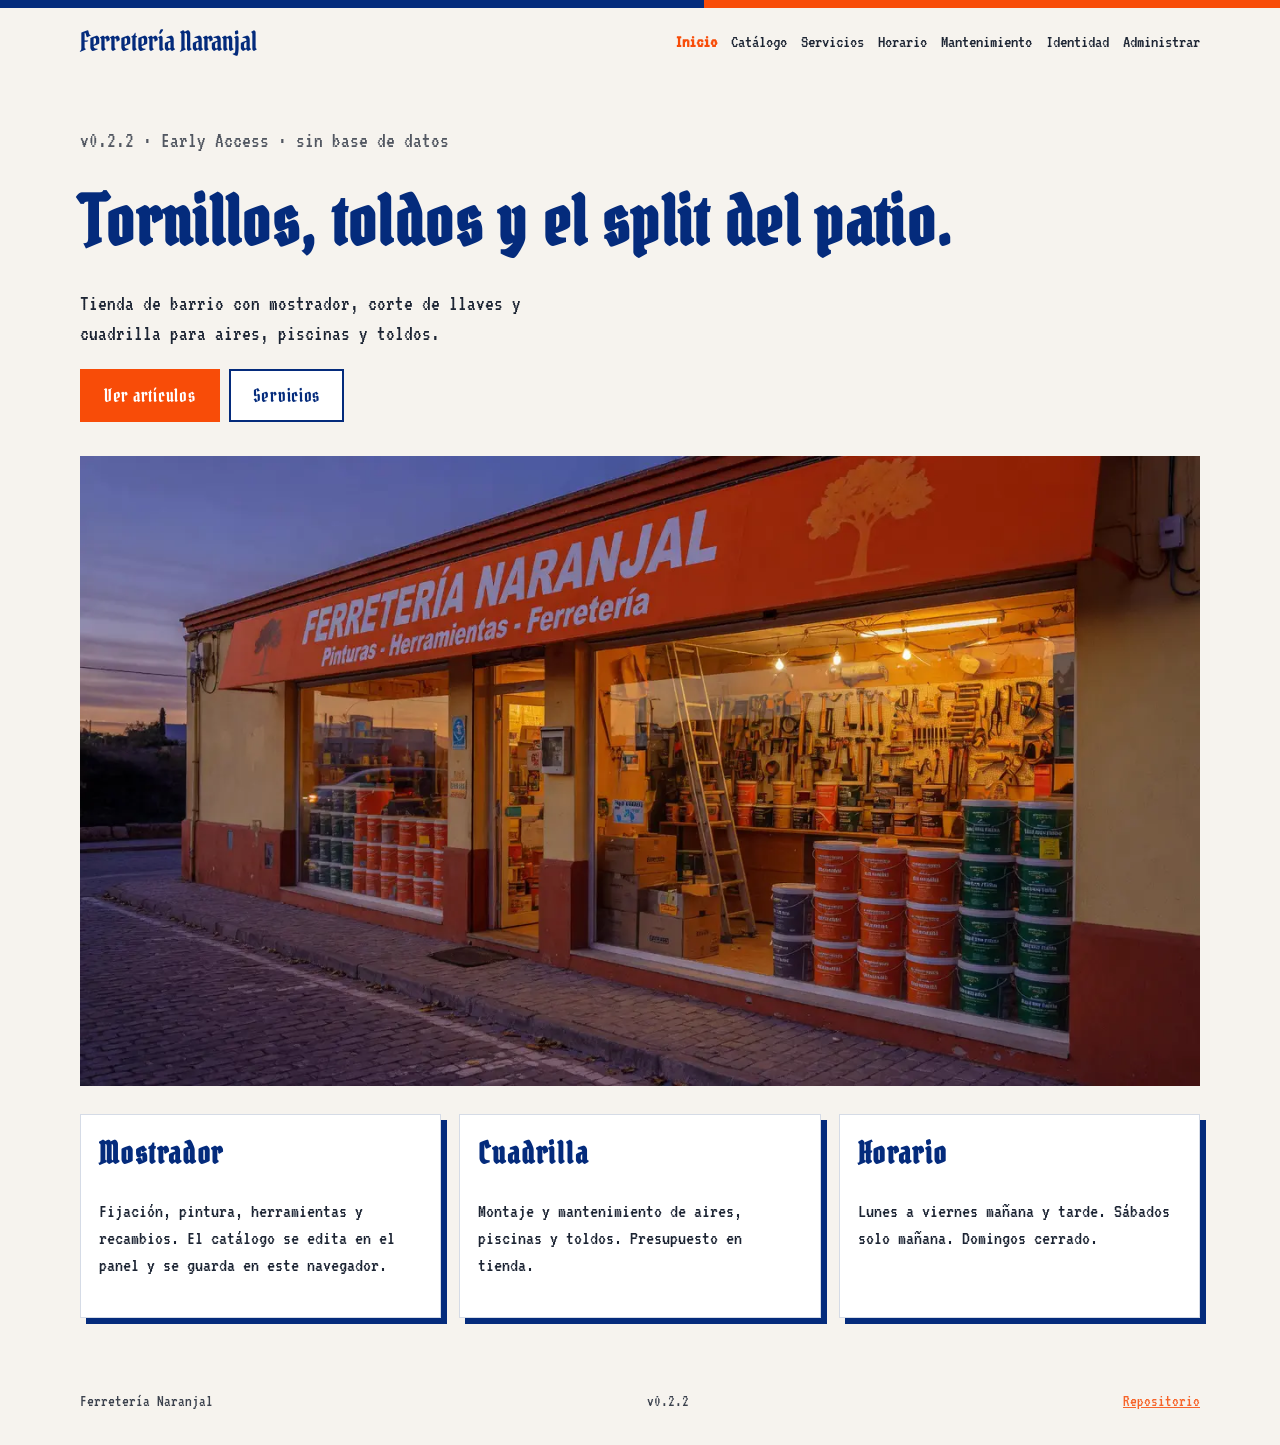
<file: index.html>
<!doctype html>
<html lang="es">
<head>
  <meta charset="utf-8" />
  <meta name="viewport" content="width=device-width, initial-scale=1" />
  <title>Ferretería Naranjal</title>
  <meta name="description" content="Ferretería, catálogo, aires acondicionados, piscinas y toldos en Naranjal." />
  <meta name="application-version" content="0.2.2" />
  <link rel="stylesheet" href="css/base.css" />
  <link rel="stylesheet" href="css/tema.css" />
</head>
<body>
  <div class="brand-bar" aria-hidden="true"></div>
  <a class="skip" href="#contenido">Saltar al contenido</a>
  <header class="wrap site-header">
    <a class="brand" href="index.html">Ferretería Naranjal</a>
    <button type="button" data-nav-toggle aria-expanded="false">Menú</button>
    <nav class="nav" aria-label="Principal">
      <a href="index.html" aria-current="page">Inicio</a>
      <a href="catalogo.html">Catálogo</a>
      <a href="servicios.html">Servicios</a>
      <a href="horario.html">Horario</a>
      <a href="mantenimiento.html">Mantenimiento</a>
      <a href="estilos.html">Identidad</a>
      <a href="admin/">Administrar</a>
    </nav>
  </header>
  <main id="contenido" class="wrap">
    <section class="hero">
      <p class="muted">v0.2.2 · Early Access · sin base de datos</p>
      <h1>Tornillos, toldos y el split del patio.</h1>
      <p>Tienda de barrio con mostrador, corte de llaves y cuadrilla para aires, piscinas y toldos.</p>
      <p>
        <a class="btn" href="catalogo.html">Ver artículos</a>
        <a class="btn btn--ghost" href="servicios.html">Servicios</a>
      </p>
    </section>
    <img src="assets/portada.webp" alt="Fachada de Ferretería Naranjal al anochecer" width="1280" height="720" />
    <section class="grid cards" style="margin-top:28px">
      <article class="card">
        <h2>Mostrador</h2>
        <p>Fijación, pintura, herramientas y recambios. El catálogo se edita en el panel y se guarda en este navegador.</p>
      </article>
      <article class="card">
        <h2>Cuadrilla</h2>
        <p>Montaje y mantenimiento de aires, piscinas y toldos. Presupuesto en tienda.</p>
      </article>
      <article class="card">
        <h2>Horario</h2>
        <p>Lunes a viernes mañana y tarde. Sábados solo mañana. Domingos cerrado.</p>
      </article>
    </section>
  </main>
  <footer class="wrap site-footer">
    <span>Ferretería Naranjal</span>
    <span data-version>v0.2.2</span>
    <a href="https://github.com/javidei/Ferreteria">Repositorio</a>
  </footer>
  <script type="module" src="js/app.js"></script>
</body>
</html>
</file>
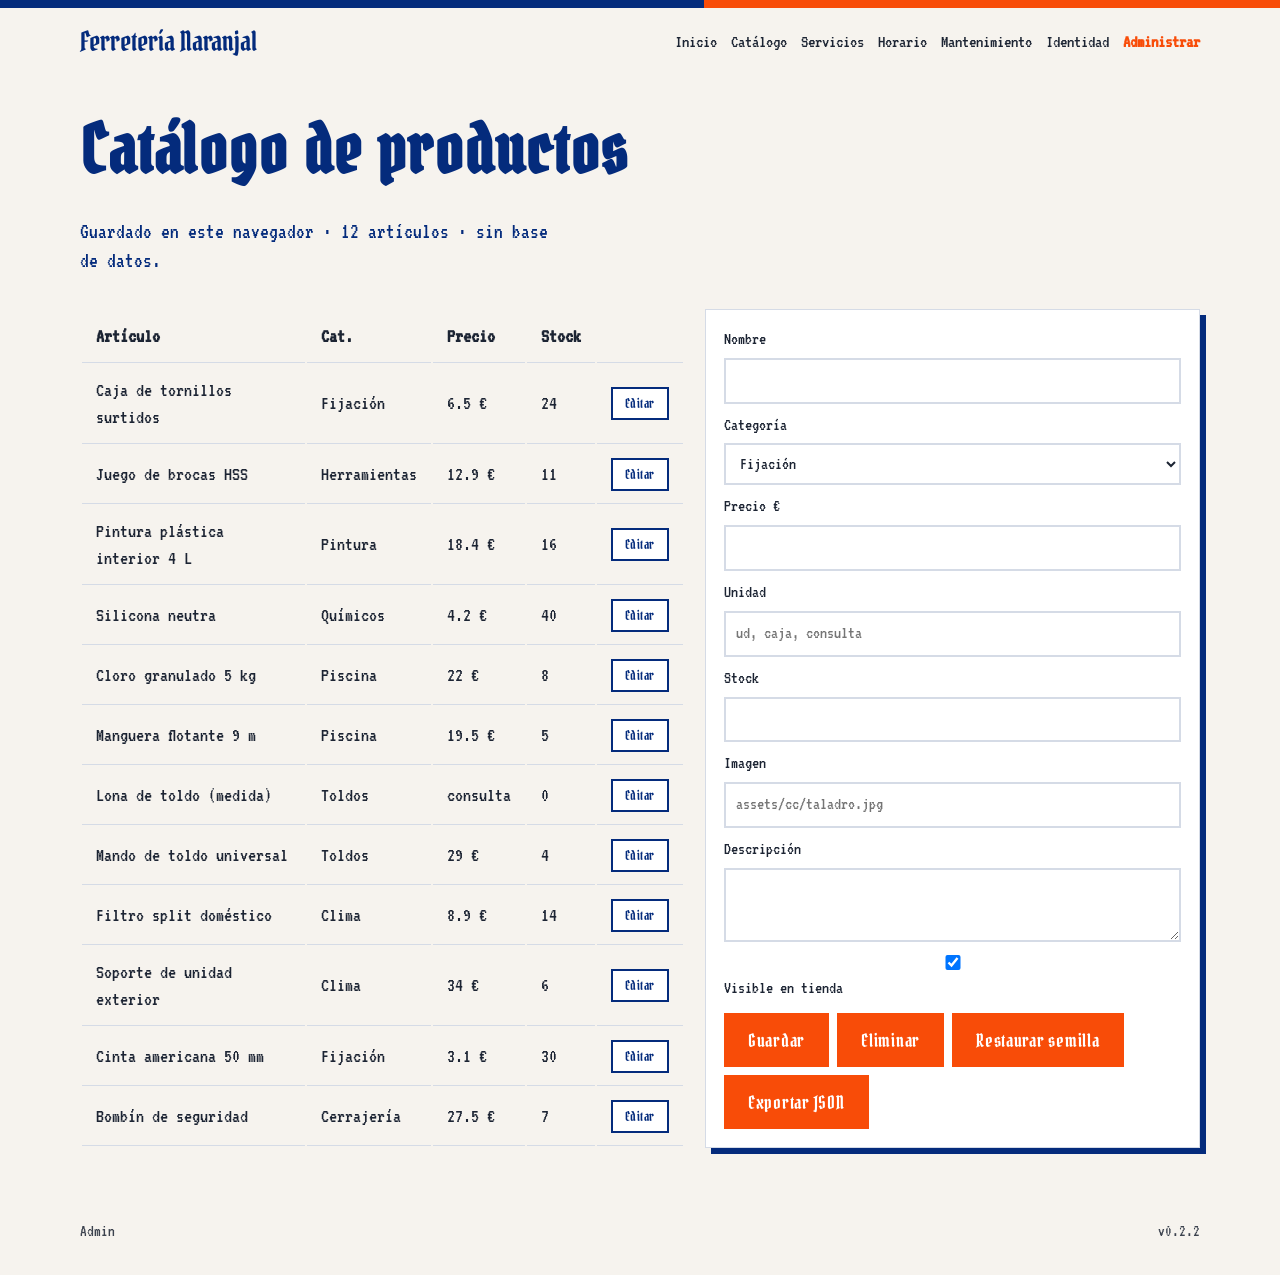
<file: admin/index.html>
<!doctype html>
<html lang="es">
<head>
  <meta charset="utf-8" />
  <meta name="viewport" content="width=device-width, initial-scale=1" />
  <title>Administrar catálogo · Ferretería Naranjal</title>
  <link rel="stylesheet" href="../css/base.css" />
  <link rel="stylesheet" href="../css/tema.css" />
</head>
<body>
  <div class="brand-bar" aria-hidden="true"></div>
  <header class="wrap site-header">
    <a class="brand" href="../index.html">Ferretería Naranjal</a>
    <button type="button" data-nav-toggle aria-expanded="false">Menú</button>
    <nav class="nav">
      <a href="../index.html">Inicio</a>
      <a href="../catalogo.html">Catálogo</a>
      <a href="../servicios.html">Servicios</a>
      <a href="../horario.html">Horario</a>
      <a href="../mantenimiento.html">Mantenimiento</a>
      <a href="../estilos.html">Identidad</a>
      <a href="./" aria-current="page">Administrar</a>
    </nav>
  </header>
  <main class="wrap">
    <section class="hero">
      <h1>Catálogo de productos</h1>
      <p class="status" data-status>Cargando…</p>
    </section>
    <div class="admin-grid">
      <div style="overflow:auto">
        <table data-table></table>
      </div>
      <form data-form>
        <input type="hidden" name="id" />
        <label>Nombre <input name="nombre" required /></label>
        <label>Categoría
          <select name="categoria">
            <option>Fijación</option>
            <option>Herramientas</option>
            <option>Pintura</option>
            <option>Químicos</option>
            <option>Piscina</option>
            <option>Toldos</option>
            <option>Clima</option>
            <option>Cerrajería</option>
          </select>
        </label>
        <label>Precio € <input name="precio" type="number" step="0.01" min="0" /></label>
        <label>Unidad <input name="unidad" placeholder="ud, caja, consulta" /></label>
        <label>Stock <input name="stock" type="number" min="0" /></label>
        <label>Imagen <input name="imagen" placeholder="assets/cc/taladro.jpg" /></label>
        <label>Descripción <textarea name="descripcion"></textarea></label>
        <label><input name="visible" type="checkbox" checked /> Visible en tienda</label>
        <div class="actions">
          <button class="btn" type="submit">Guardar</button>
          <button class="btn btn--danger" type="button" data-delete>Eliminar</button>
          <button class="btn btn--ghost" type="button" data-reset>Restaurar semilla</button>
          <button class="btn btn--ghost" type="button" data-export>Exportar JSON</button>
        </div>
      </form>
    </div>
  </main>
  <footer class="wrap site-footer">
    <span>Admin</span>
    <span data-version>v0.2.2</span>
  </footer>
  <script type="module" src="../js/admin.js"></script>
</body>
</html>
</file>
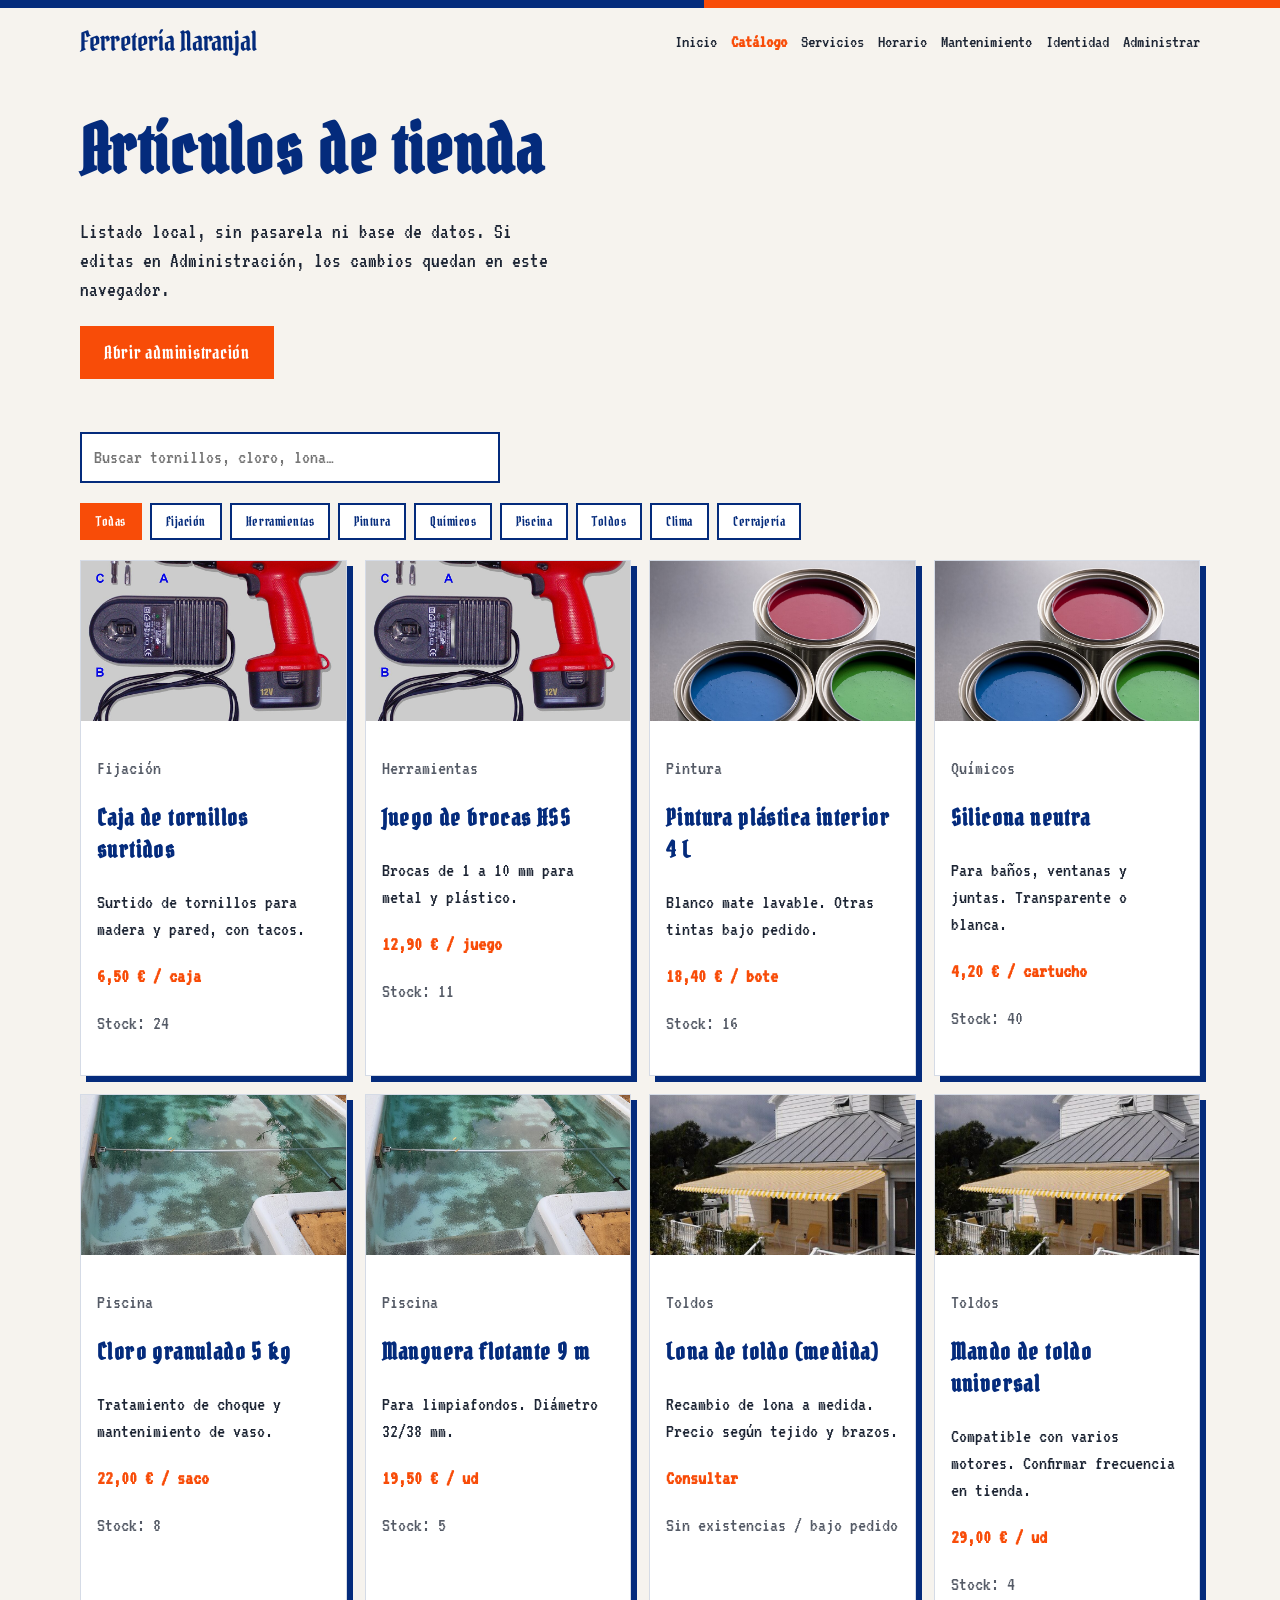
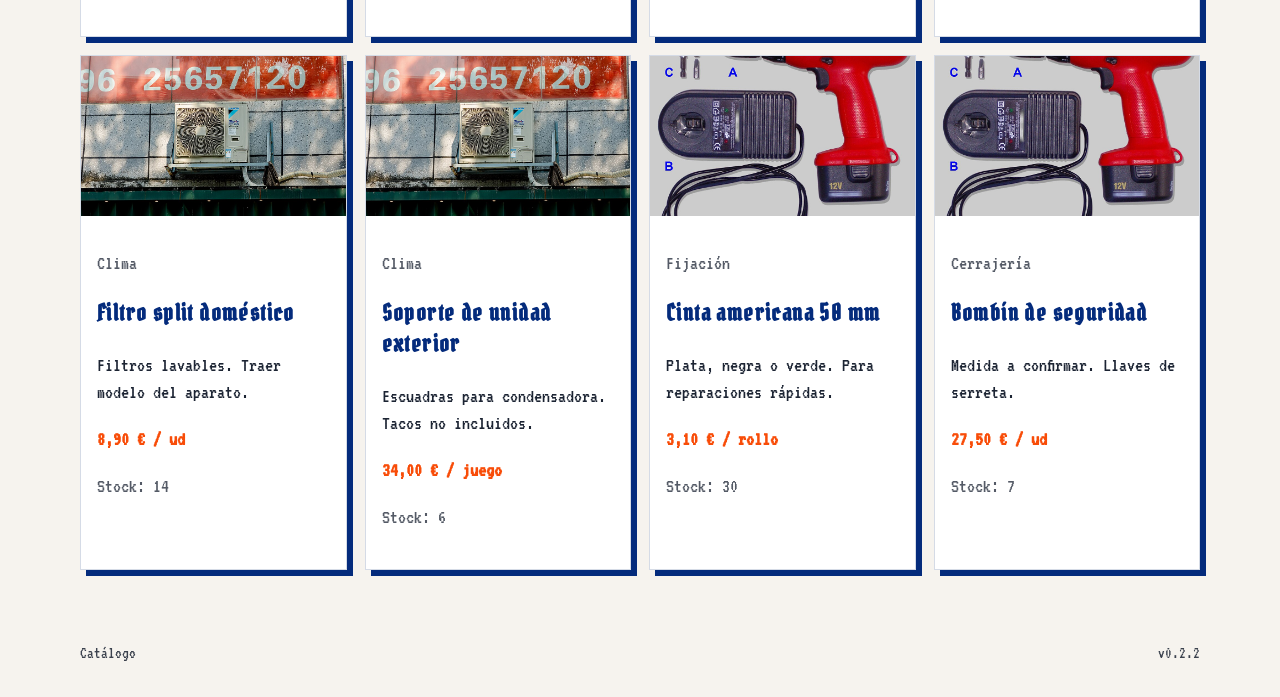
<file: catalogo.html>
<!doctype html>
<html lang="es">
<head>
  <meta charset="utf-8" />
  <meta name="viewport" content="width=device-width, initial-scale=1" />
  <title>Catálogo · Ferretería Naranjal</title>
  <link rel="stylesheet" href="css/base.css" />
  <link rel="stylesheet" href="css/tema.css" />
</head>
<body>
  <div class="brand-bar" aria-hidden="true"></div>
  <header class="wrap site-header">
    <a class="brand" href="index.html">Ferretería Naranjal</a>
    <button type="button" data-nav-toggle aria-expanded="false">Menú</button>
    <nav class="nav">
      <a href="index.html">Inicio</a>
      <a href="catalogo.html" aria-current="page">Catálogo</a>
      <a href="servicios.html">Servicios</a>
      <a href="horario.html">Horario</a>
      <a href="mantenimiento.html">Mantenimiento</a>
      <a href="estilos.html">Identidad</a>
      <a href="admin/">Administrar</a>
    </nav>
  </header>
  <main class="wrap">
    <section class="hero">
      <h1>Artículos de tienda</h1>
      <p>Listado local, sin pasarela ni base de datos. Si editas en Administración, los cambios quedan en este navegador.</p>
      <p><a class="btn" href="admin/">Abrir administración</a></p>
    </section>
    <p><input class="search" data-search type="search" placeholder="Buscar tornillos, cloro, lona…" /></p>
    <div class="filters" data-filters></div>
    <section class="grid cards" data-catalog></section>
  </main>
  <footer class="wrap site-footer">
    <span>Catálogo</span>
    <span data-version>v0.2.2</span>
  </footer>
  <script type="module" src="js/catalogo.js"></script>
</body>
</html>
</file>
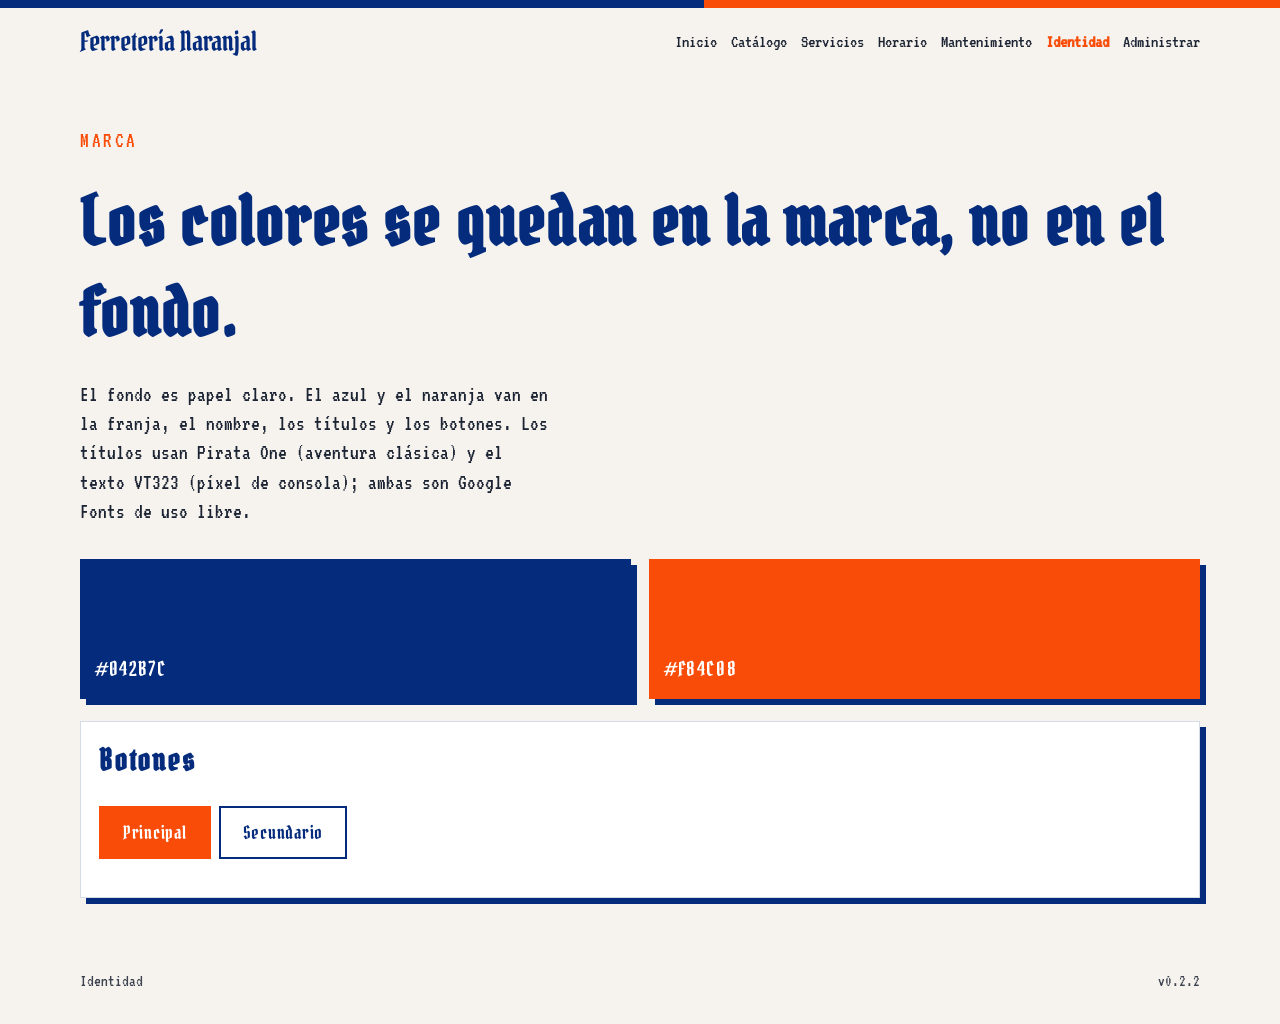
<file: estilos.html>
<!doctype html>
<html lang="es">
<head>
  <meta charset="utf-8" />
  <meta name="viewport" content="width=device-width, initial-scale=1" />
  <title>Identidad · Ferretería Naranjal</title>
  <link rel="stylesheet" href="css/base.css" />
  <link rel="stylesheet" href="css/tema.css" />
</head>
<body>
  <div class="brand-bar" aria-hidden="true"></div>
  <header class="wrap site-header">
    <a class="brand" href="index.html">Ferretería Naranjal</a>
    <button type="button" data-nav-toggle aria-expanded="false">Menú</button>
    <nav class="nav">
      <a href="index.html">Inicio</a>
      <a href="catalogo.html">Catálogo</a>
      <a href="servicios.html">Servicios</a>
      <a href="horario.html">Horario</a>
      <a href="mantenimiento.html">Mantenimiento</a>
      <a href="estilos.html" aria-current="page">Identidad</a>
      <a href="admin/">Administrar</a>
    </nav>
  </header>
  <main class="wrap">
    <section class="hero">
      <p class="kicker">Marca</p>
      <h1>Los colores se quedan en la marca, no en el fondo.</h1>
      <p>El fondo es papel claro. El azul y el naranja van en la franja, el nombre, los títulos y los botones. Los títulos usan Pirata One (aventura clásica) y el texto VT323 (píxel de consola); ambas son Google Fonts de uso libre.</p>
    </section>
    <section class="grid cards">
      <div class="swatch swatch--blue">#042b7c</div>
      <div class="swatch swatch--orange">#f84c08</div>
    </section>
    <section class="card" style="margin-top:22px">
      <h2>Botones</h2>
      <p>
        <a class="btn" href="catalogo.html">Principal</a>
        <a class="btn btn--ghost" href="servicios.html">Secundario</a>
      </p>
    </section>
  </main>
  <footer class="wrap site-footer">
    <span>Identidad</span>
    <span data-version>v0.2.2</span>
  </footer>
  <script type="module" src="js/app.js"></script>
</body>
</html>
</file>
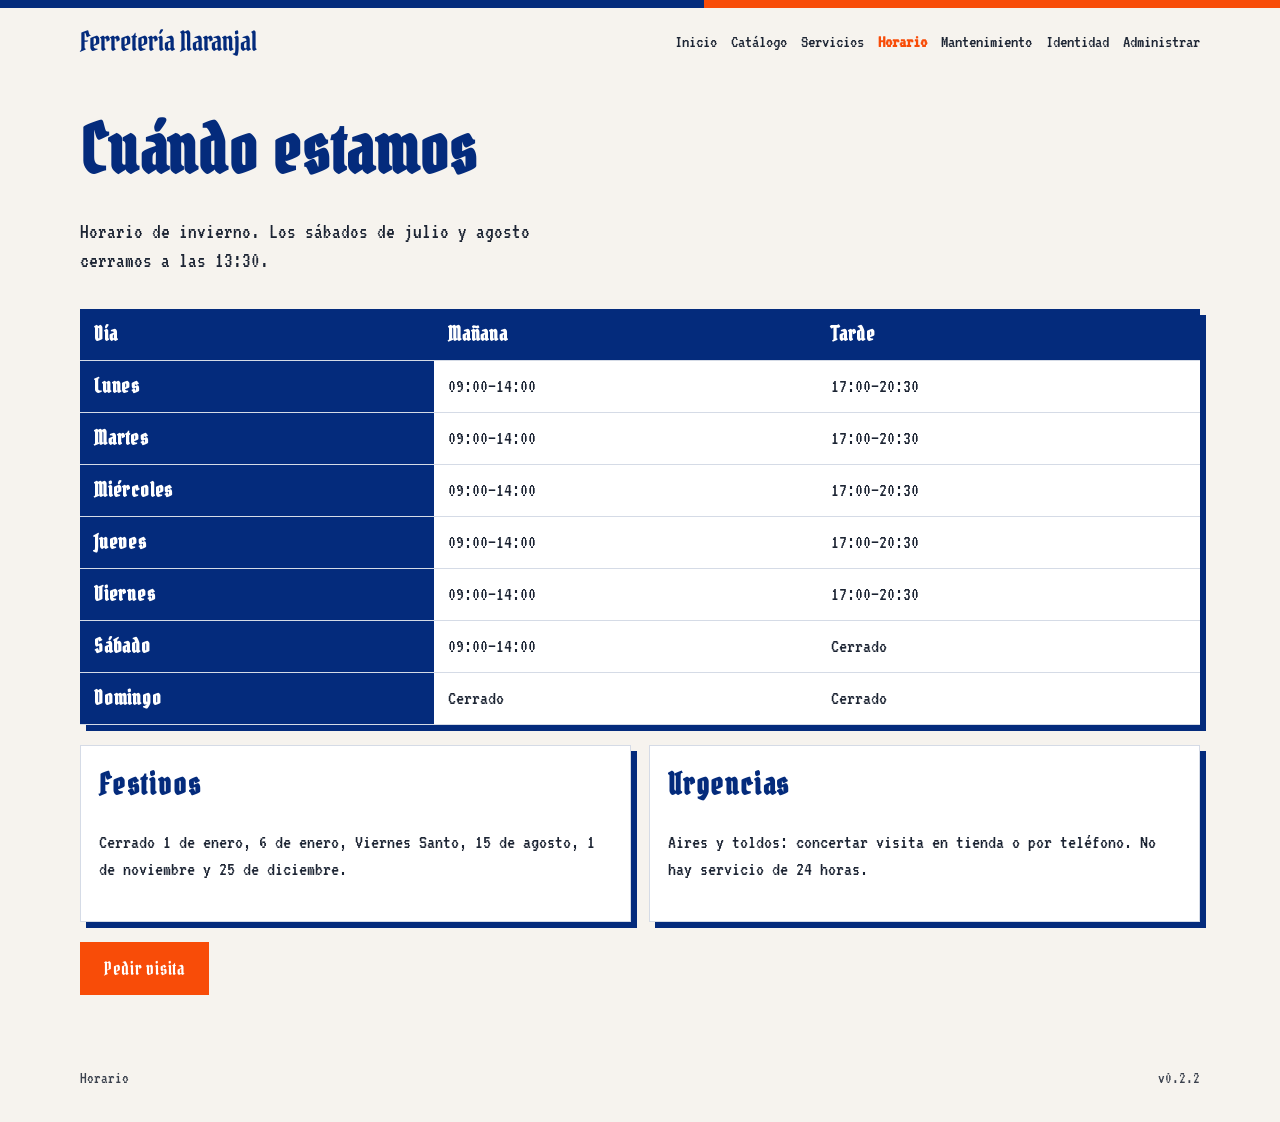
<file: horario.html>
<!doctype html>
<html lang="es">
<head>
  <meta charset="utf-8" />
  <meta name="viewport" content="width=device-width, initial-scale=1" />
  <title>Horario · Ferretería Naranjal</title>
  <link rel="stylesheet" href="css/base.css" />
  <link rel="stylesheet" href="css/tema.css" />
</head>
<body>
  <div class="brand-bar" aria-hidden="true"></div>
  <header class="wrap site-header">
    <a class="brand" href="index.html">Ferretería Naranjal</a>
    <button type="button" data-nav-toggle aria-expanded="false">Menú</button>
    <nav class="nav">
      <a href="index.html">Inicio</a>
      <a href="catalogo.html">Catálogo</a>
      <a href="servicios.html">Servicios</a>
      <a href="horario.html" aria-current="page">Horario</a>
      <a href="mantenimiento.html">Mantenimiento</a>
      <a href="estilos.html">Identidad</a>
      <a href="admin/">Administrar</a>
    </nav>
  </header>
  <main class="wrap">
    <section class="hero">
      <h1>Cuándo estamos</h1>
      <p data-hours-note>Horario de invierno.</p>
    </section>
    <table class="table">
      <thead><tr><th>Día</th><th>Mañana</th><th>Tarde</th></tr></thead>
      <tbody data-hours></tbody>
    </table>
    <div class="grid cards" style="margin-top:20px">
      <article class="note"><h2>Festivos</h2><p data-festivos></p></article>
      <article class="note"><h2>Urgencias</h2><p data-urgencias></p></article>
    </div>
    <p><a class="btn" href="servicios.html">Pedir visita</a></p>
  </main>
  <footer class="wrap site-footer">
    <span>Horario</span>
    <span data-version>v0.2.2</span>
  </footer>
  <script type="module" src="js/app.js"></script>
  <script src="js/horario.js"></script>
</body>
</html>
</file>
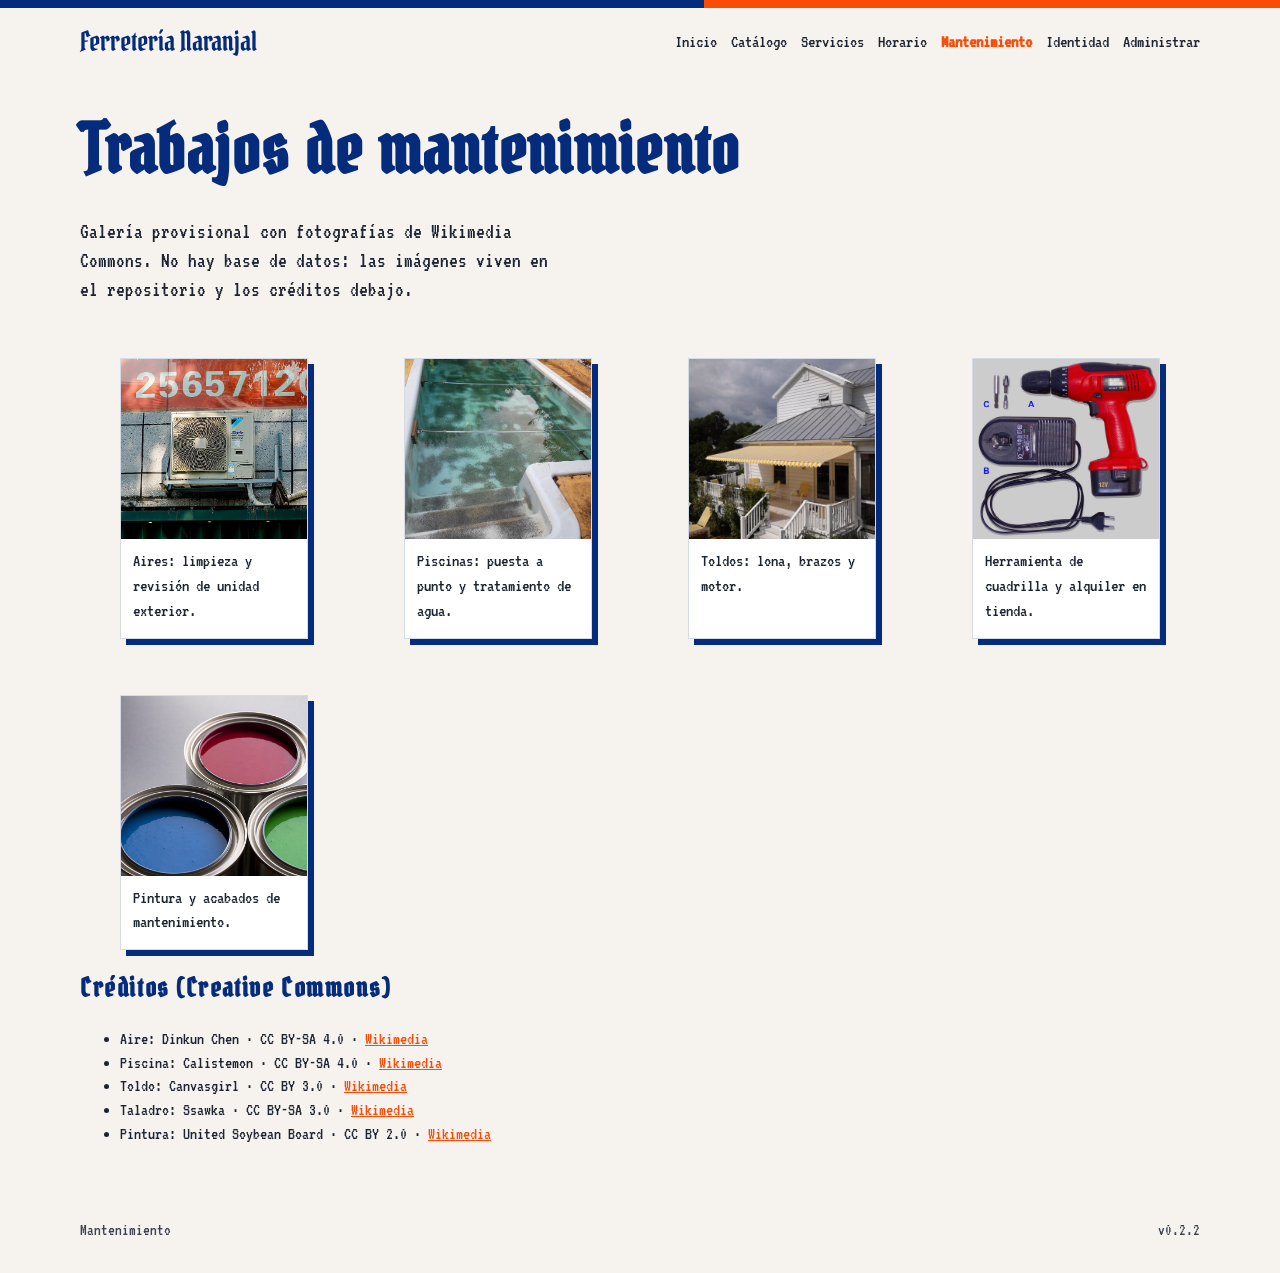
<file: mantenimiento.html>
<!doctype html>
<html lang="es">
<head>
  <meta charset="utf-8" />
  <meta name="viewport" content="width=device-width, initial-scale=1" />
  <title>Mantenimiento · Ferretería Naranjal</title>
  <link rel="stylesheet" href="css/base.css" />
  <link rel="stylesheet" href="css/tema.css" />
</head>
<body>
  <div class="brand-bar" aria-hidden="true"></div>
  <header class="wrap site-header">
    <a class="brand" href="index.html">Ferretería Naranjal</a>
    <button type="button" data-nav-toggle aria-expanded="false">Menú</button>
    <nav class="nav">
      <a href="index.html">Inicio</a>
      <a href="catalogo.html">Catálogo</a>
      <a href="servicios.html">Servicios</a>
      <a href="horario.html">Horario</a>
      <a href="mantenimiento.html" aria-current="page">Mantenimiento</a>
      <a href="estilos.html">Identidad</a>
      <a href="admin/">Administrar</a>
    </nav>
  </header>
  <main class="wrap">
    <section class="hero">
      <h1>Trabajos de mantenimiento</h1>
      <p>Galería provisional con fotografías de Wikimedia Commons. No hay base de datos: las imágenes viven en el repositorio y los créditos debajo.</p>
    </section>
    <section class="gallery">
      <figure class="shot">
        <img src="assets/cc/aire.jpg" alt="Unidad exterior de aire acondicionado" />
        <figcaption>Aires: limpieza y revisión de unidad exterior.</figcaption>
      </figure>
      <figure class="shot">
        <img src="assets/cc/piscina.jpg" alt="Mantenimiento de piscina" />
        <figcaption>Piscinas: puesta a punto y tratamiento de agua.</figcaption>
      </figure>
      <figure class="shot">
        <img src="assets/cc/toldo.jpg" alt="Toldo retráctil" />
        <figcaption>Toldos: lona, brazos y motor.</figcaption>
      </figure>
      <figure class="shot">
        <img src="assets/cc/taladro.jpg" alt="Taladro inalámbrico" />
        <figcaption>Herramienta de cuadrilla y alquiler en tienda.</figcaption>
      </figure>
      <figure class="shot">
        <img src="assets/cc/pintura.jpg" alt="Botes de pintura abiertos" />
        <figcaption>Pintura y acabados de mantenimiento.</figcaption>
      </figure>
    </section>
    <section class="credits">
      <h2>Créditos (Creative Commons)</h2>
      <ul>
        <li>Aire: Dinkun Chen · CC BY-SA 4.0 · <a href="https://commons.wikimedia.org/wiki/File:DAIKIN_AIR_CONDITIONER_OUTDOOR_UNIT_(23).jpg">Wikimedia</a></li>
        <li>Piscina: Calistemon · CC BY-SA 4.0 · <a href="https://commons.wikimedia.org/wiki/File:Swimming_pool_maintenance_in_Perth,_Western_Australia,_May_2021_01.jpg">Wikimedia</a></li>
        <li>Toldo: Canvasgirl · CC BY 3.0 · <a href="https://commons.wikimedia.org/wiki/File:Retractable_awnings.jpg">Wikimedia</a></li>
        <li>Taladro: Ssawka · CC BY-SA 3.0 · <a href="https://commons.wikimedia.org/wiki/File:Cordless_drill.jpg">Wikimedia</a></li>
        <li>Pintura: United Soybean Board · CC BY 2.0 · <a href="https://commons.wikimedia.org/wiki/File:Open_Soy_Paint_Cans_(10481725136).jpg">Wikimedia</a></li>
      </ul>
    </section>
  </main>
  <footer class="wrap site-footer">
    <span>Mantenimiento</span>
    <span data-version>v0.2.2</span>
  </footer>
  <script type="module" src="js/app.js"></script>
</body>
</html>
</file>
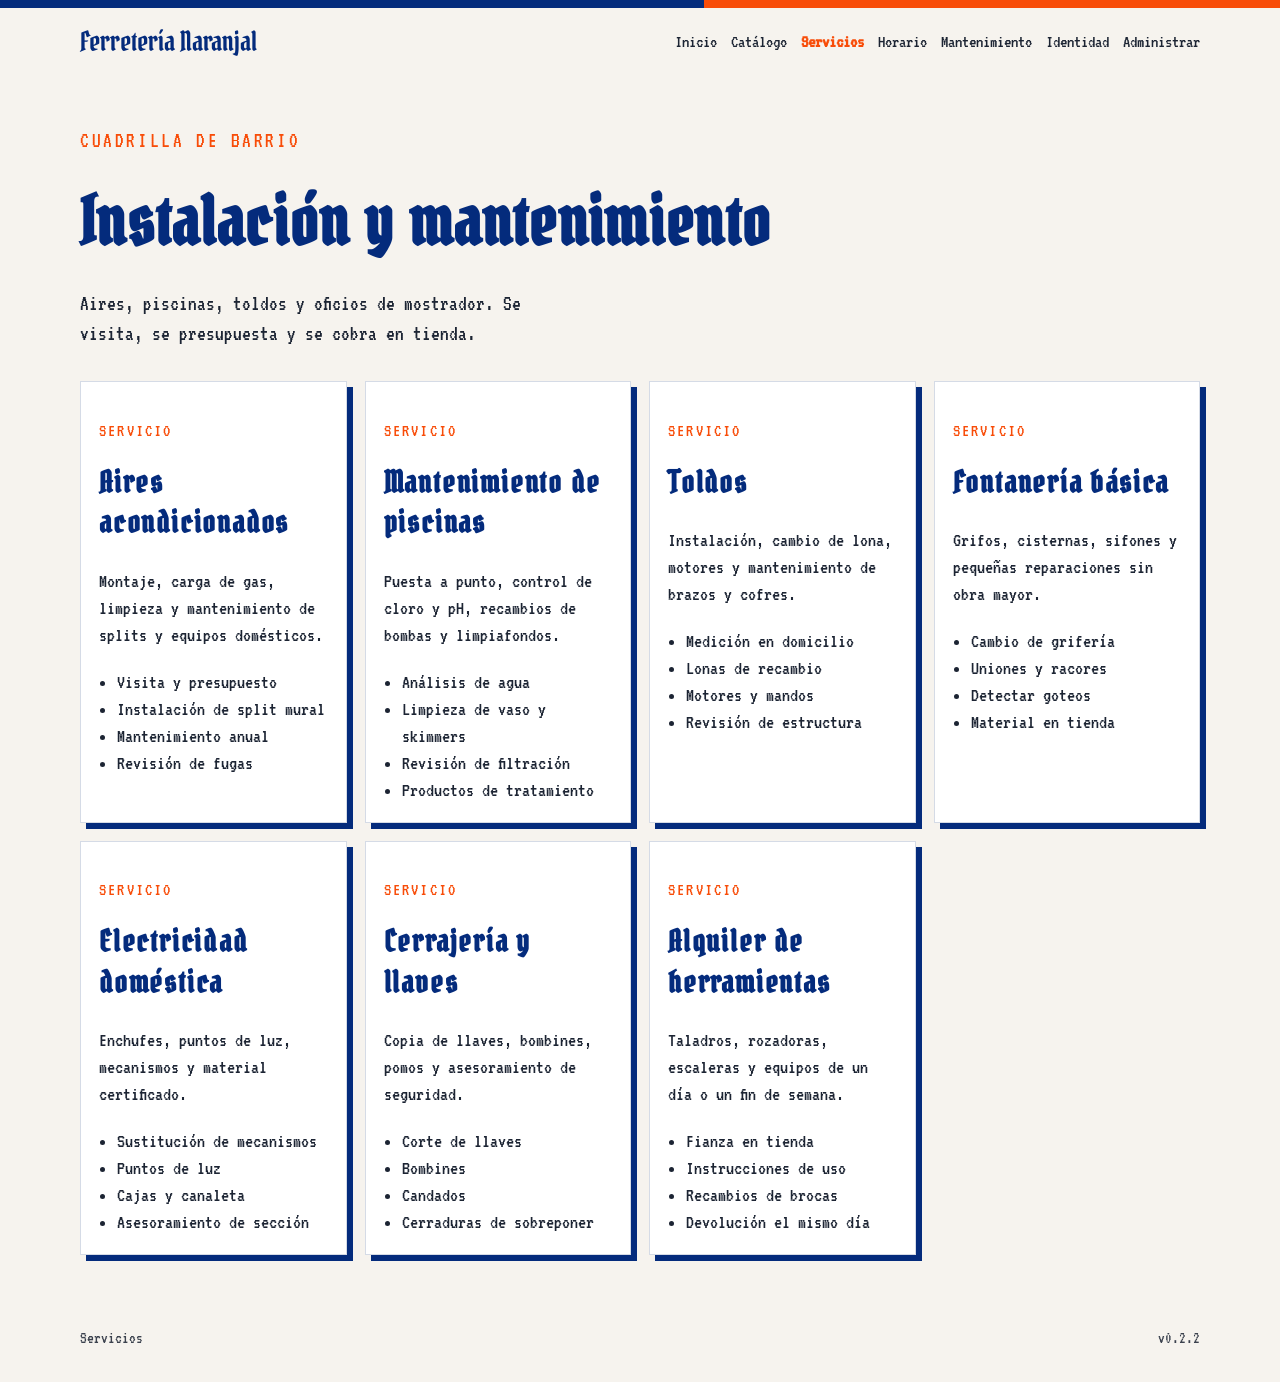
<file: servicios.html>
<!doctype html>
<html lang="es">
<head>
  <meta charset="utf-8" />
  <meta name="viewport" content="width=device-width, initial-scale=1" />
  <title>Servicios · Ferretería Naranjal</title>
  <link rel="stylesheet" href="css/base.css" />
  <link rel="stylesheet" href="css/tema.css" />
</head>
<body>
  <div class="brand-bar" aria-hidden="true"></div>
  <header class="wrap site-header">
    <a class="brand" href="index.html">Ferretería Naranjal</a>
    <button type="button" data-nav-toggle aria-expanded="false">Menú</button>
    <nav class="nav">
      <a href="index.html">Inicio</a>
      <a href="catalogo.html">Catálogo</a>
      <a href="servicios.html" aria-current="page">Servicios</a>
      <a href="horario.html">Horario</a>
      <a href="mantenimiento.html">Mantenimiento</a>
      <a href="estilos.html">Identidad</a>
      <a href="admin/">Administrar</a>
    </nav>
  </header>
  <main class="wrap">
    <section class="hero">
      <p class="kicker">Cuadrilla de barrio</p>
      <h1>Instalación y mantenimiento</h1>
      <p>Aires, piscinas, toldos y oficios de mostrador. Se visita, se presupuesta y se cobra en tienda.</p>
    </section>
    <section class="grid cards" data-services></section>
  </main>
  <footer class="wrap site-footer">
    <span>Servicios</span>
    <span data-version>v0.2.2</span>
  </footer>
  <script type="module" src="js/app.js"></script>
  <script src="js/servicios.js"></script>
</body>
</html>
</file>
<file: css/base.css>
*, *::before, *::after { box-sizing: border-box; }
html { scroll-behavior: smooth; }
body { margin: 0; min-height: 100vh; color: var(--ink); background: var(--bg); font-family: var(--font); font-size: 1.25rem; line-height: 1.35; }
img { max-width: 100%; height: auto; display: block; }
a { color: var(--accent); }
.skip { position: absolute; left: -999px; top: 0; }
.skip:focus { left: 12px; top: 12px; z-index: 9; background: #fff; padding: 8px; }
.wrap { width: min(1120px, calc(100% - 32px)); margin: 0 auto; }
.site-header { display: flex; flex-wrap: wrap; align-items: center; justify-content: space-between; gap: 12px; padding: 16px 0; }
.brand { font-family: var(--display, var(--font)); font-size: 1.7rem; text-decoration: none; color: inherit; }
.nav { display: flex; flex-wrap: wrap; gap: 8px 14px; }
.nav a { text-decoration: none; color: inherit; font-size: 1.15rem; }
.nav a[aria-current="page"] { color: var(--accent); font-weight: 700; }
.site-footer { margin-top: 48px; padding: 24px 0 32px; font-size: 1.05rem; opacity: .85; display: flex; flex-wrap: wrap; gap: 12px 24px; justify-content: space-between; }
.grid { display: grid; gap: 18px; }
.cards { grid-template-columns: repeat(auto-fit, minmax(240px, 1fr)); }
.hero { padding: 28px 0 12px; }
.muted { opacity: .75; }
[data-nav-toggle] { display: none; }
@media (max-width: 700px) {
  .site-header { align-items: flex-start; }
  [data-nav-toggle] { display: inline-flex; }
  .nav { display: none; width: 100%; }
  .nav.is-open { display: flex; }
}
</file>
<file: css/tema.css>
@import url("https://fonts.googleapis.com/css2?family=Pirata+One&family=VT323&display=swap");

:root {
  --brand-blue: #042b7c;
  --brand-orange: #f84c08;
  --bg: #f6f3ee;
  --ink: #1c2433;
  --accent: #f84c08;
  --font: "VT323", "Courier New", monospace;
  --display: "Pirata One", "Palatino Linotype", serif;
  --card: #ffffff;
  --line: #d5dbe6;
  --shadow: #042b7c;
}

body { background: var(--bg); color: var(--ink); }

.brand-bar {
  height: 8px;
  background: linear-gradient(90deg, var(--brand-blue) 0 55%, var(--brand-orange) 55% 100%);
}

.brand { color: var(--brand-blue); }
.nav a[aria-current="page"] { color: var(--brand-orange); }

.hero h1 {
  font-family: var(--display);
  font-size: clamp(2.4rem, 6vw, 4.2rem);
  margin: 0 0 8px;
  letter-spacing: .02em;
  color: var(--brand-blue);
}

.hero p { max-width: 52ch; font-size: 1.35rem; line-height: 1.35; }

.kicker {
  color: var(--brand-orange);
  font-family: var(--font);
  letter-spacing: .12em;
  text-transform: uppercase;
  font-size: 1.15rem;
}

.btn,
button.btn {
  display: inline-block;
  padding: 12px 22px;
  border: 2px solid var(--brand-orange);
  background: var(--brand-orange);
  color: #fff;
  text-decoration: none;
  font-family: var(--display);
  letter-spacing: .04em;
  cursor: pointer;
  font-size: 1.15rem;
}

.btn--ghost {
  background: #fff;
  color: var(--brand-blue);
  border-color: var(--brand-blue);
}

.btn--danger {
  background: #fff;
  border-color: #9b2c2c;
  color: #9b2c2c;
}

.card,
.product,
.service,
.note,
.shot,
form[data-form] {
  background: var(--card);
  padding: 18px;
  border: 1px solid var(--line);
  box-shadow: 6px 6px 0 var(--shadow);
}

.card h2, .card h3,
.product h3, .service h2,
.note h2, .credits h2 {
  font-family: var(--display);
  margin-top: 0;
  letter-spacing: .06em;
  color: var(--brand-blue);
}

.product { padding: 0; overflow: hidden; }
.product img { width: 100%; height: 160px; object-fit: cover; }
.product .pad { padding: 14px 16px 18px; }
.price { color: var(--brand-orange); font-weight: 700; }

.filters { display: flex; flex-wrap: wrap; gap: 8px; margin: 12px 0 20px; }
.filters button {
  font-family: var(--display);
  letter-spacing: .04em;
  border: 2px solid var(--brand-blue);
  background: #fff;
  color: var(--brand-blue);
  padding: 8px 14px;
  cursor: pointer;
}
.filters button.is-on {
  background: var(--brand-orange);
  border-color: var(--brand-orange);
  color: #fff;
}

.search {
  width: 100%;
  max-width: 420px;
  padding: 10px 12px;
  border: 2px solid var(--brand-blue);
  background: #fff;
  color: var(--ink);
  font: inherit;
}

.service ul { margin: 0; padding-left: 18px; }

.table {
  width: 100%;
  border-collapse: collapse;
  background: var(--card);
  box-shadow: 6px 6px 0 var(--shadow);
}
.table th, .table td,
table th, table td {
  padding: 12px 14px;
  text-align: left;
  border-bottom: 1px solid var(--line);
}
.table th {
  background: var(--brand-blue);
  color: #fff;
  font-family: var(--display);
  letter-spacing: .04em;
}

.gallery { display: grid; grid-template-columns: repeat(auto-fit, minmax(240px, 1fr)); gap: 16px; }
.shot { padding: 0; overflow: hidden; }
.shot img { width: 100%; height: 180px; object-fit: cover; }
.shot figcaption { padding: 10px 12px 14px; font-size: 1.15rem; }
.credits { font-size: 1.1rem; }
.credits a { color: var(--brand-orange); }

.admin-grid { display: grid; grid-template-columns: minmax(0, 1.1fr) minmax(280px, .9fr); gap: 20px; }
@media (max-width: 860px) { .admin-grid { grid-template-columns: 1fr; } }
form[data-form] { display: grid; gap: 10px; }
label { display: grid; gap: 4px; font-size: 1.1rem; }
input, textarea, select {
  font: inherit;
  padding: 8px 10px;
  border: 2px solid var(--line);
  background: #fff;
  color: inherit;
}
textarea { min-height: 72px; }
.actions { display: flex; flex-wrap: wrap; gap: 8px; }
.mono { font-variant-numeric: tabular-nums; }
.status { color: var(--brand-blue); }
table button {
  font-family: var(--display);
  letter-spacing: .04em;
  border: 2px solid var(--brand-blue);
  background: #fff;
  color: var(--brand-blue);
  padding: 6px 12px;
  cursor: pointer;
}

.swatch {
  display: flex;
  align-items: end;
  min-height: 140px;
  padding: 16px;
  font-family: var(--display);
  letter-spacing: .08em;
  text-transform: uppercase;
  box-shadow: 6px 6px 0 var(--shadow);
}
.swatch--blue { background: #042b7c; color: #fff; }
.swatch--orange { background: #f84c08; color: #fff; }

[data-nav-toggle] {
  font-family: var(--display);
  letter-spacing: .04em;
  border: 2px solid var(--brand-blue);
  background: #fff;
  color: var(--brand-blue);
  padding: 8px 14px;
}
</file>
